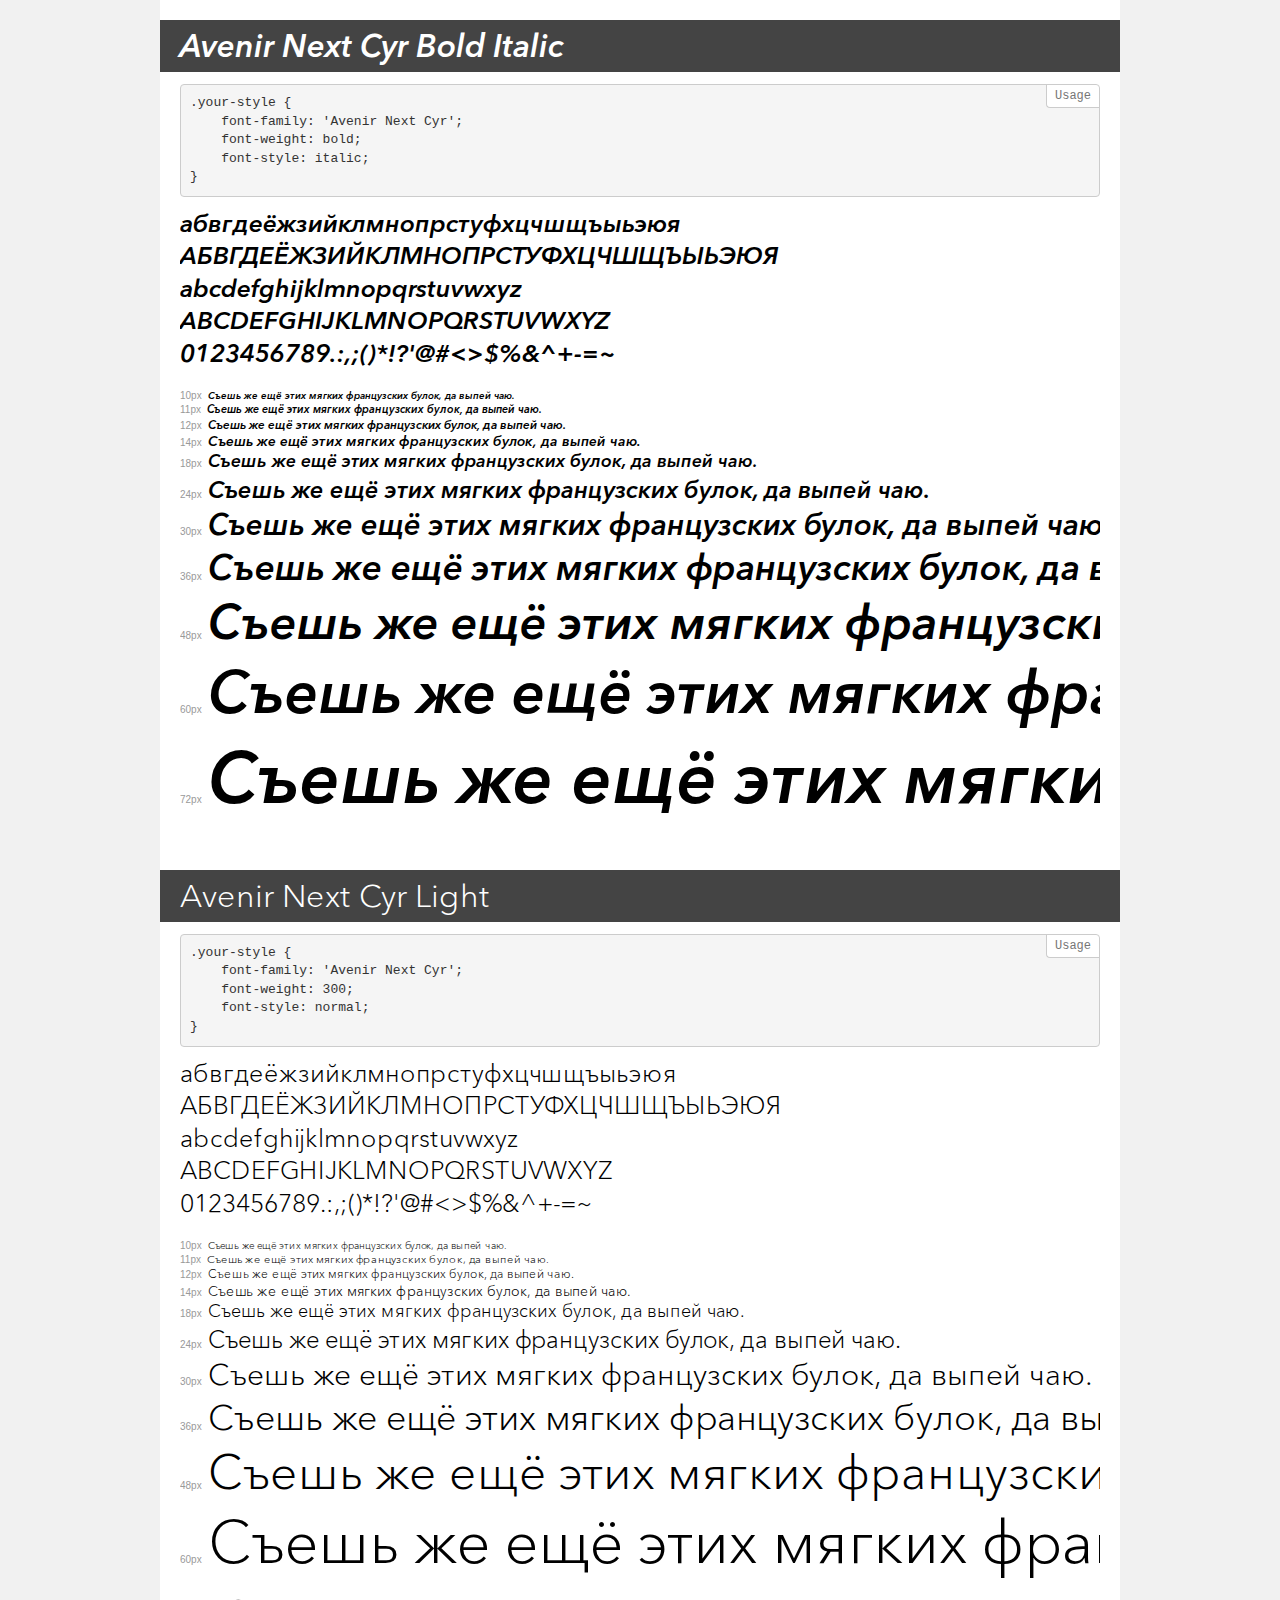
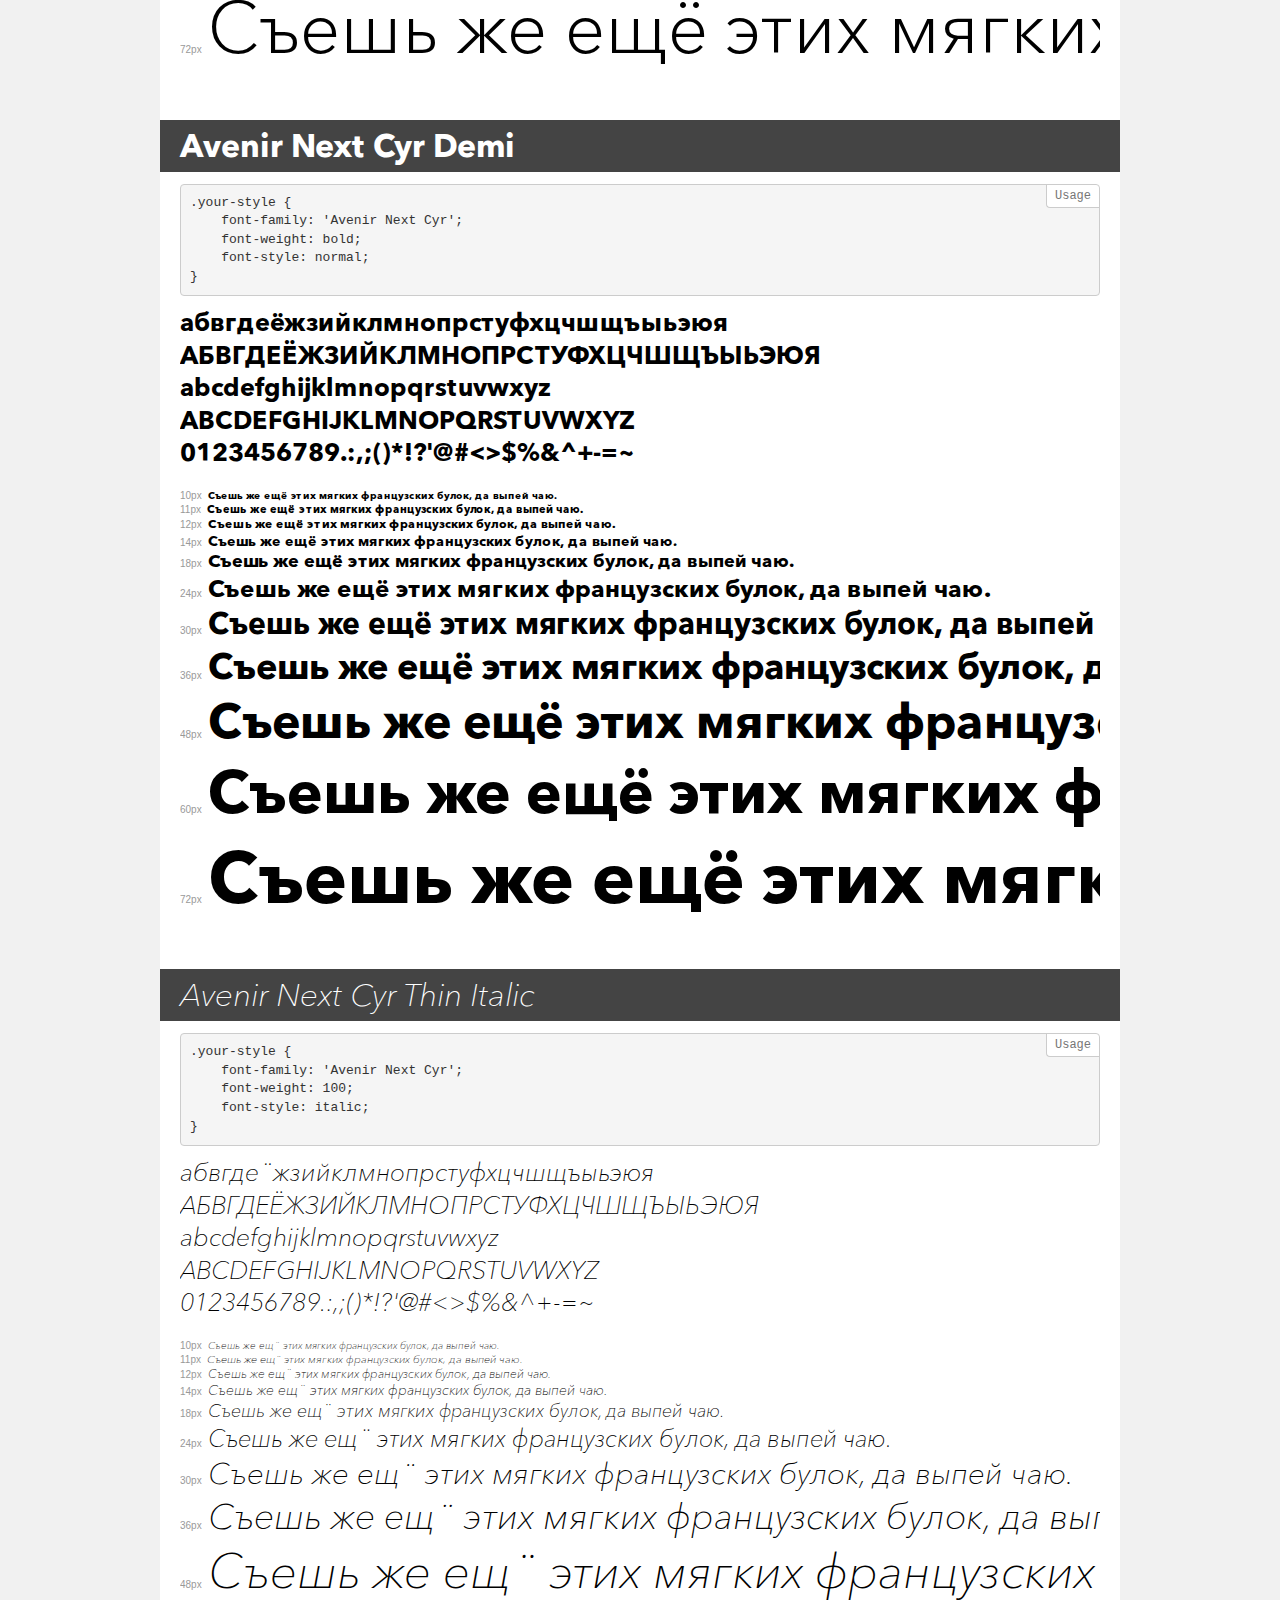
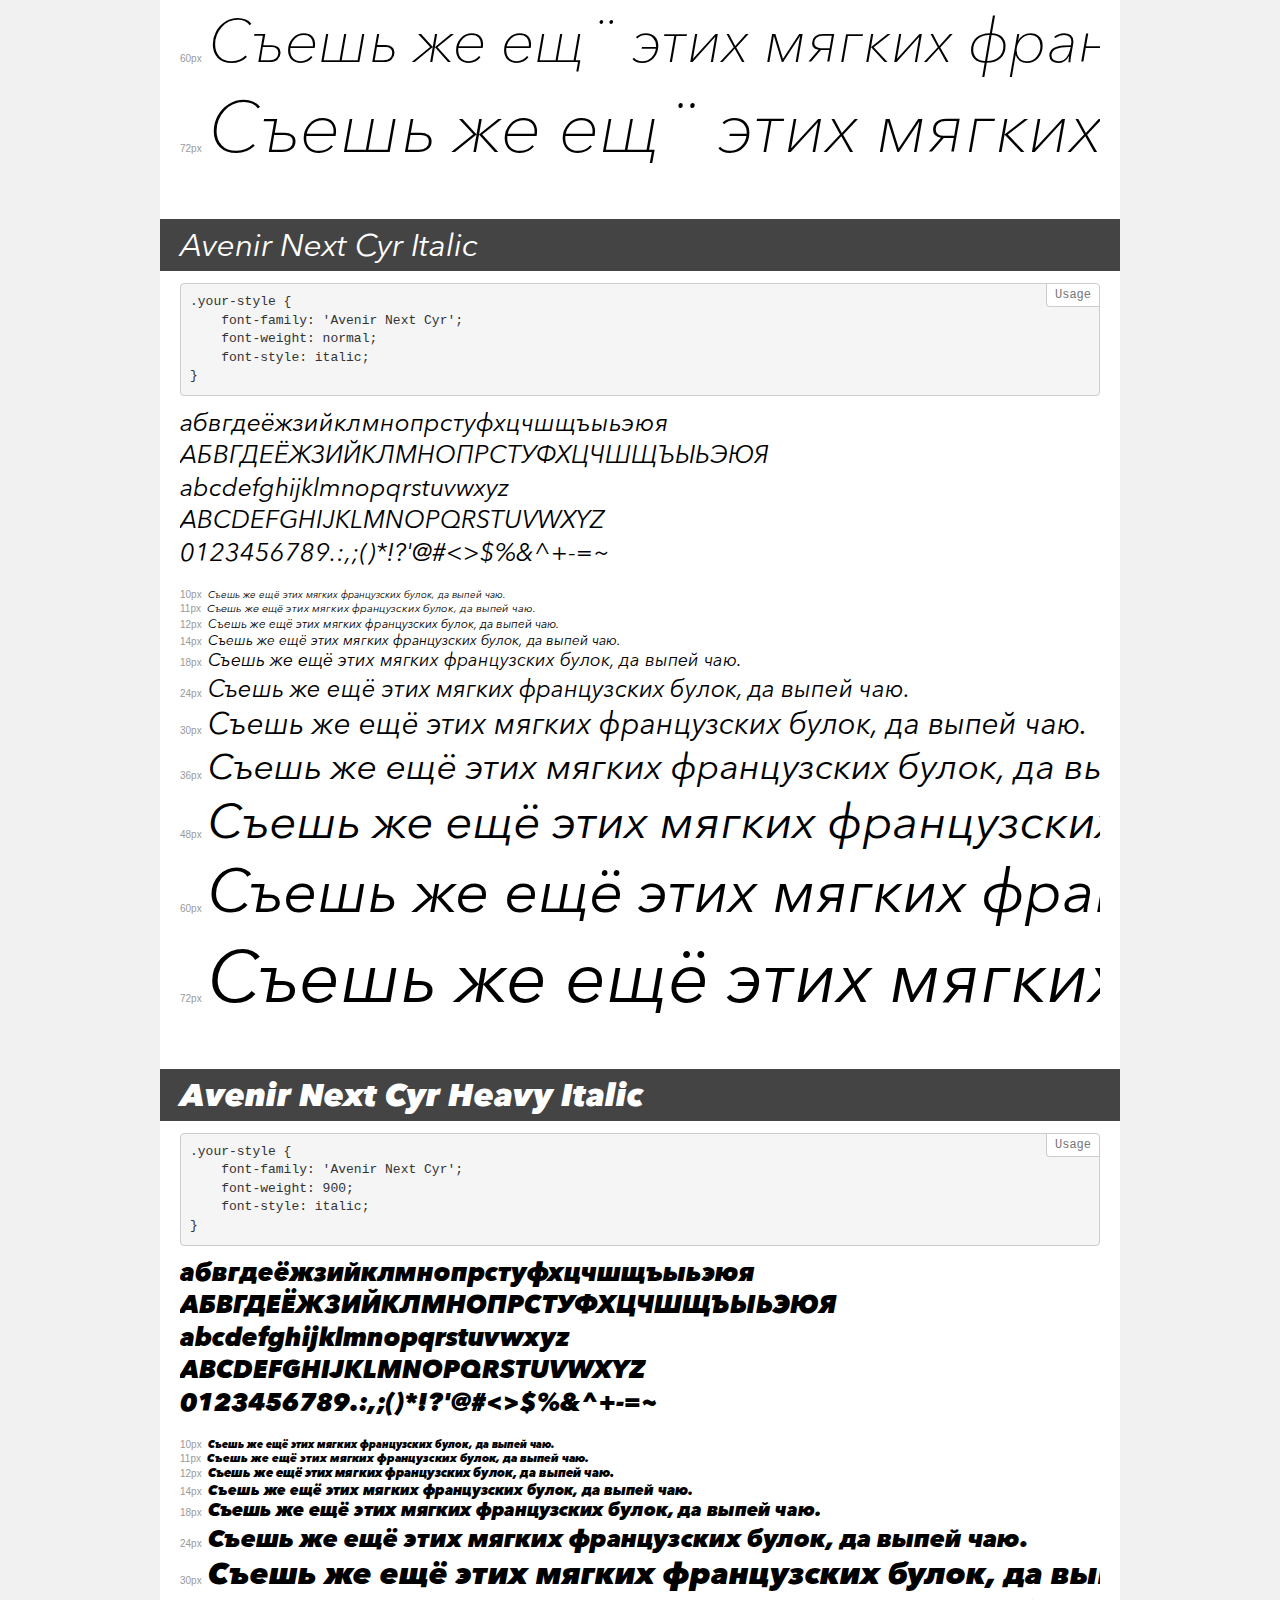
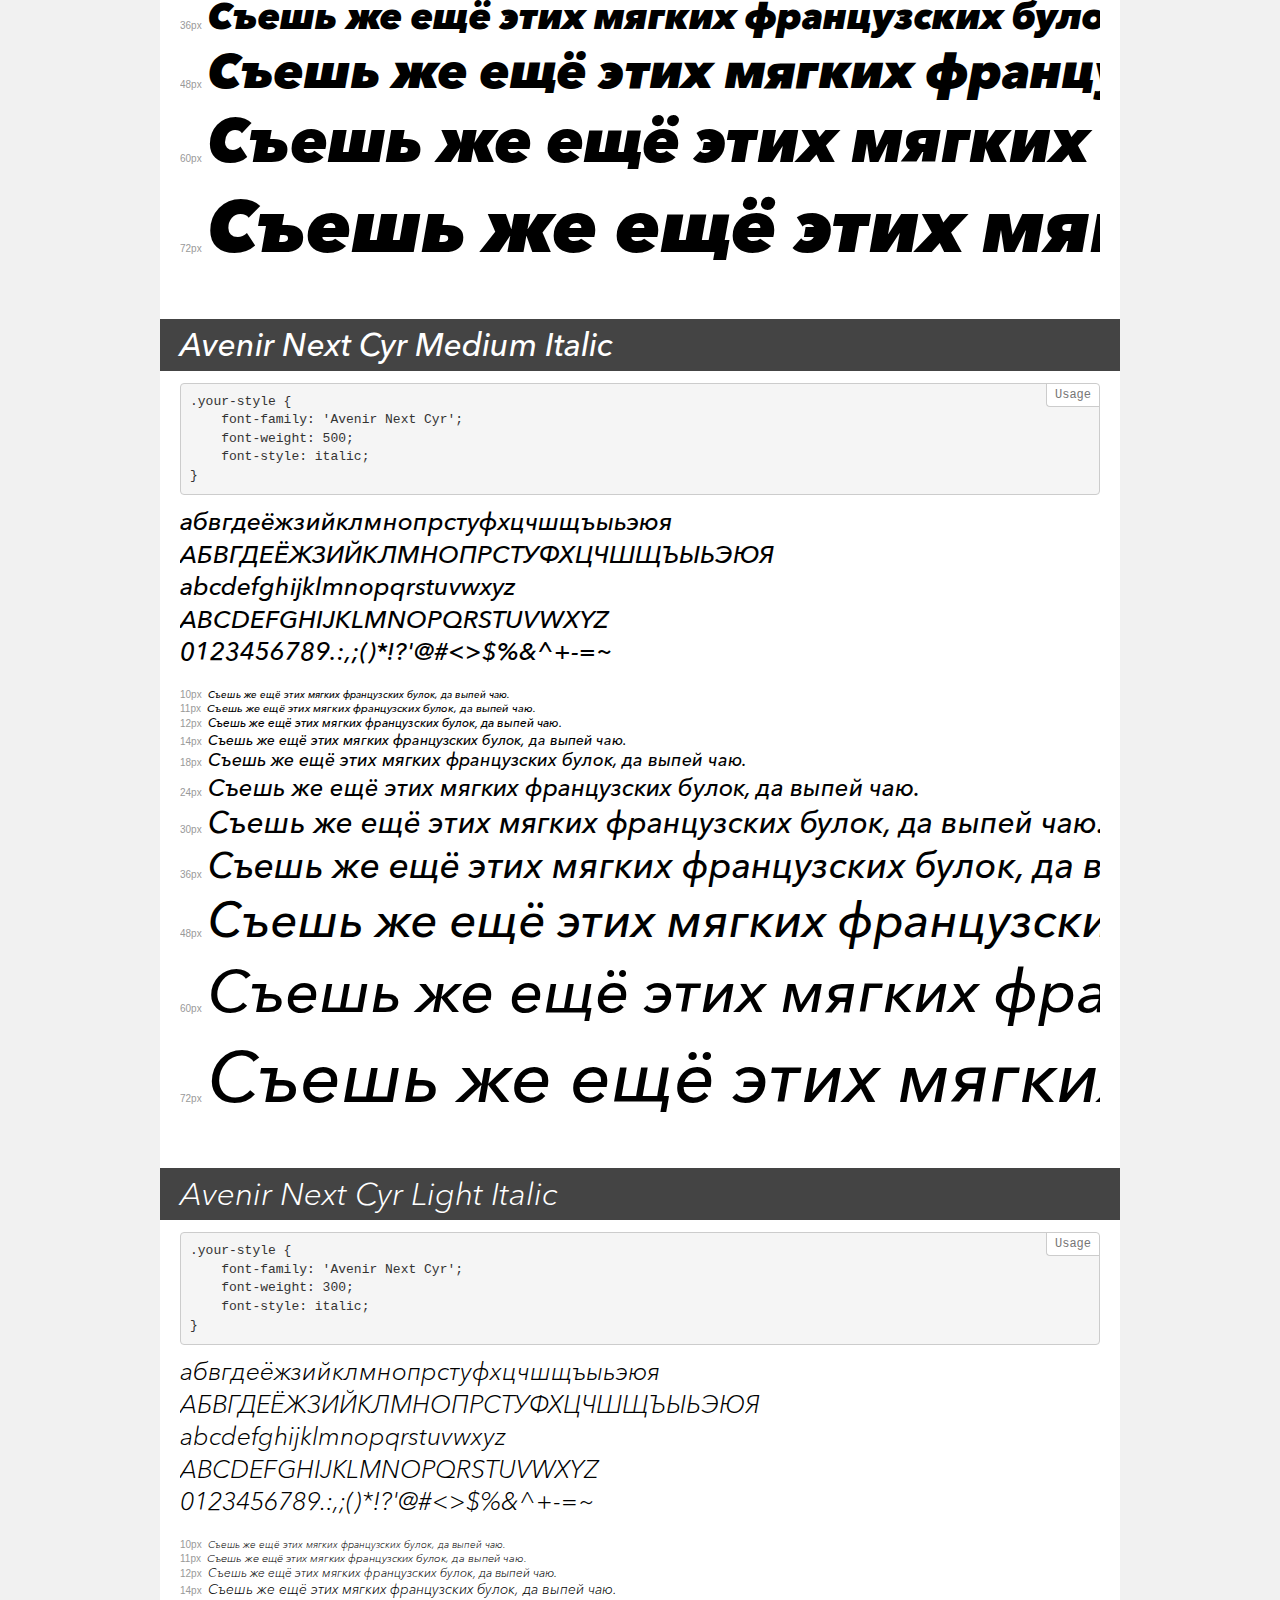
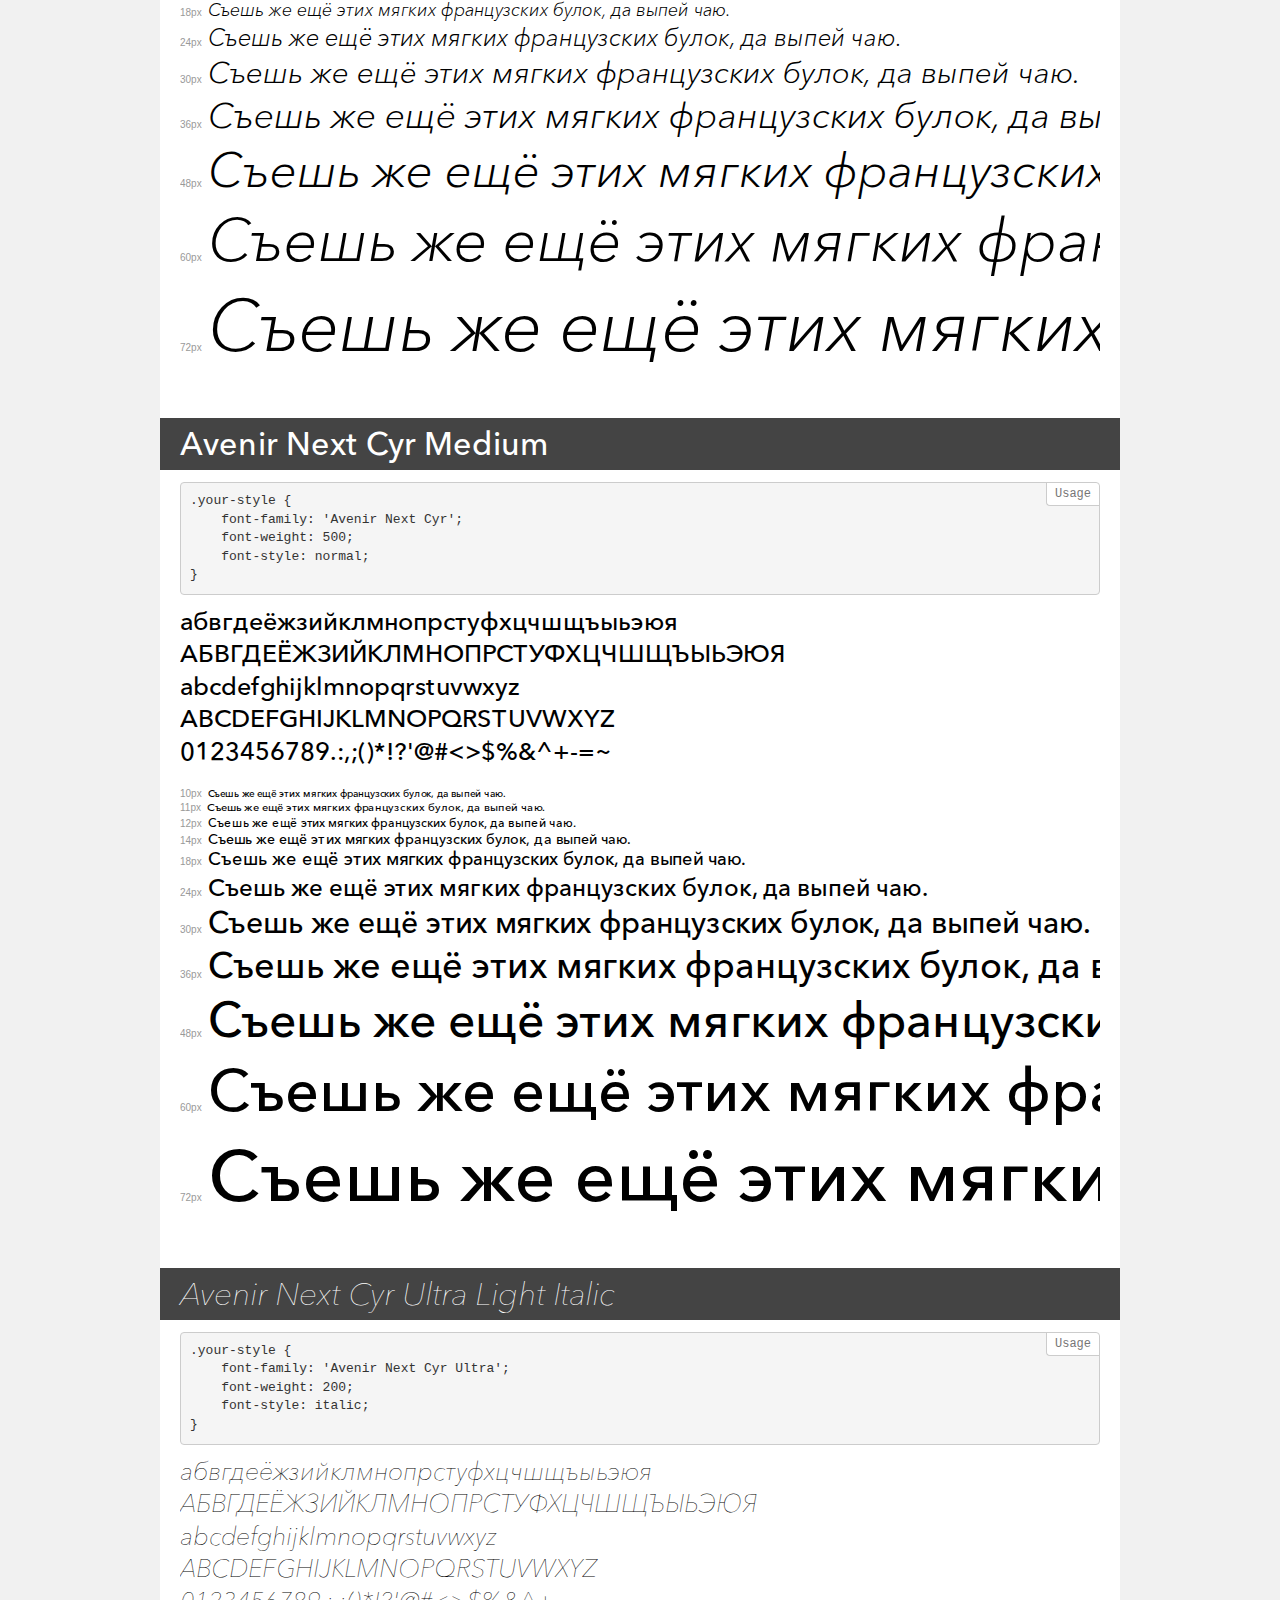
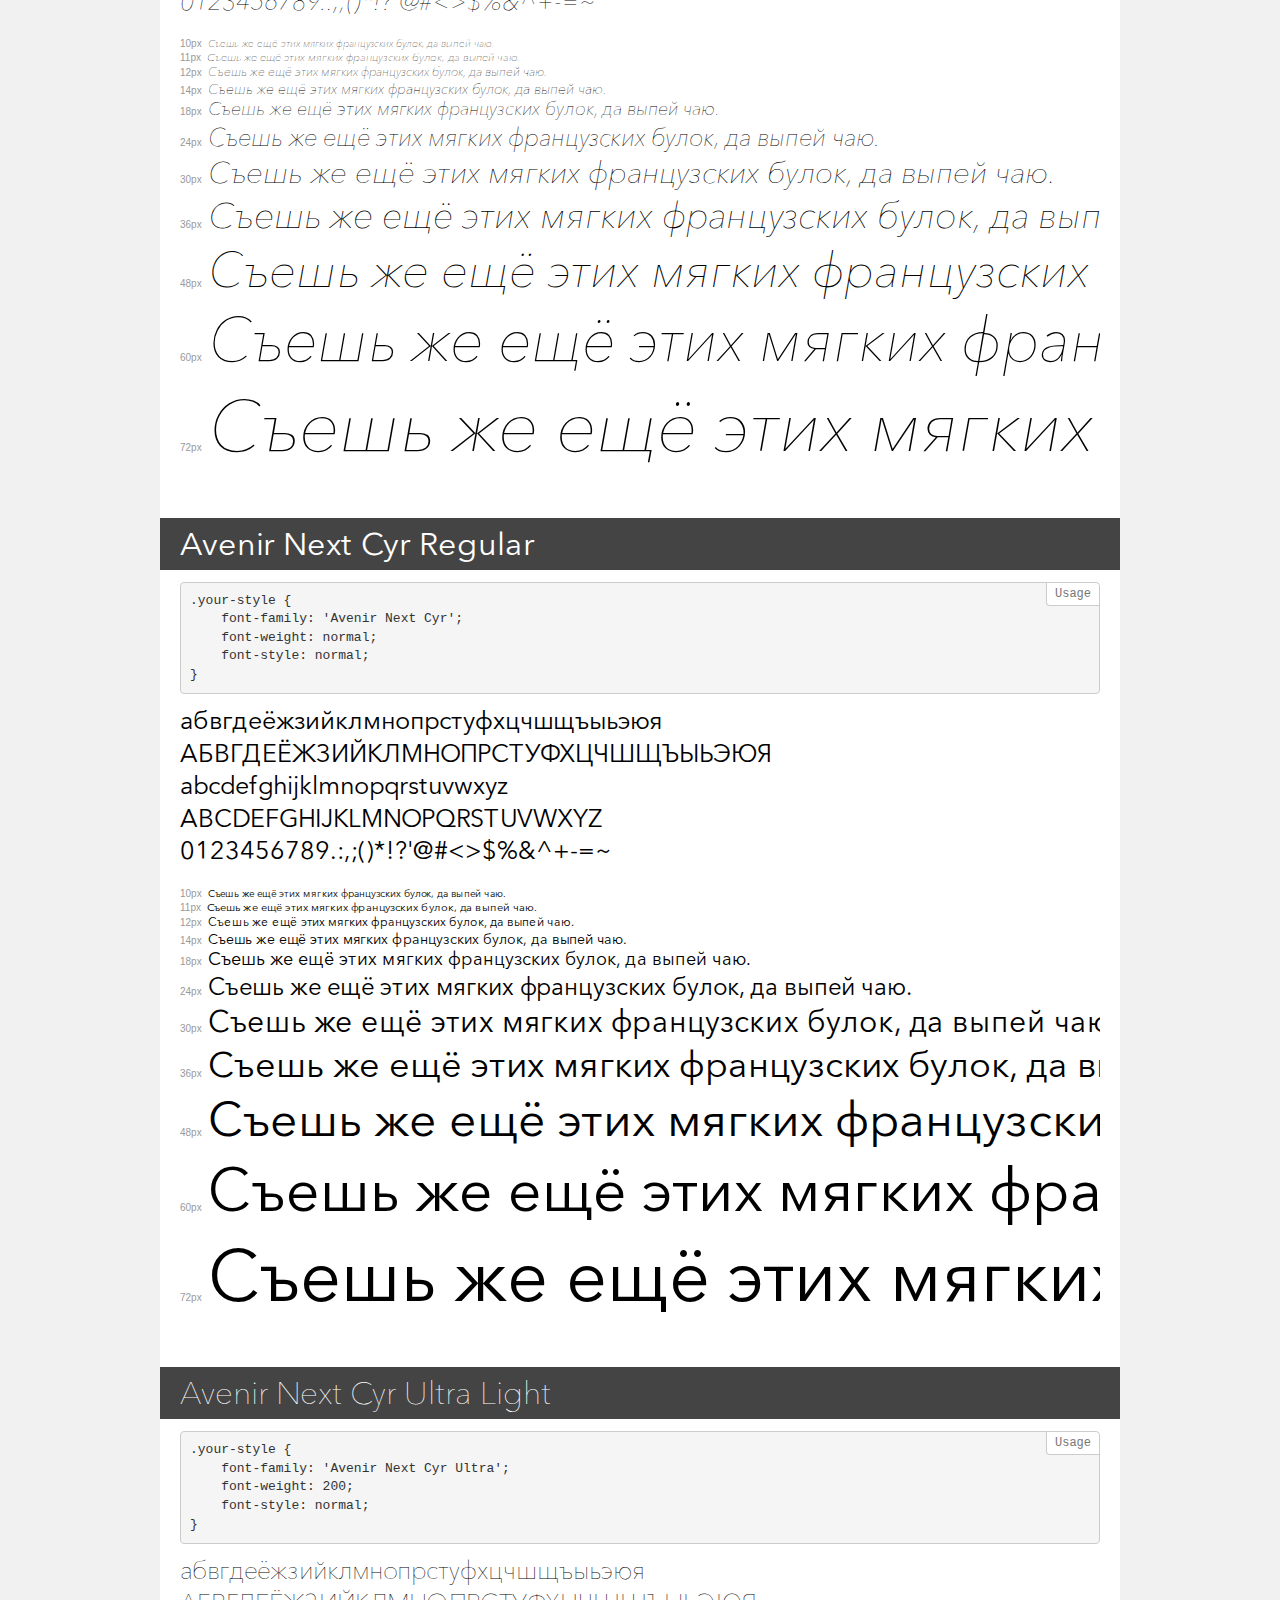
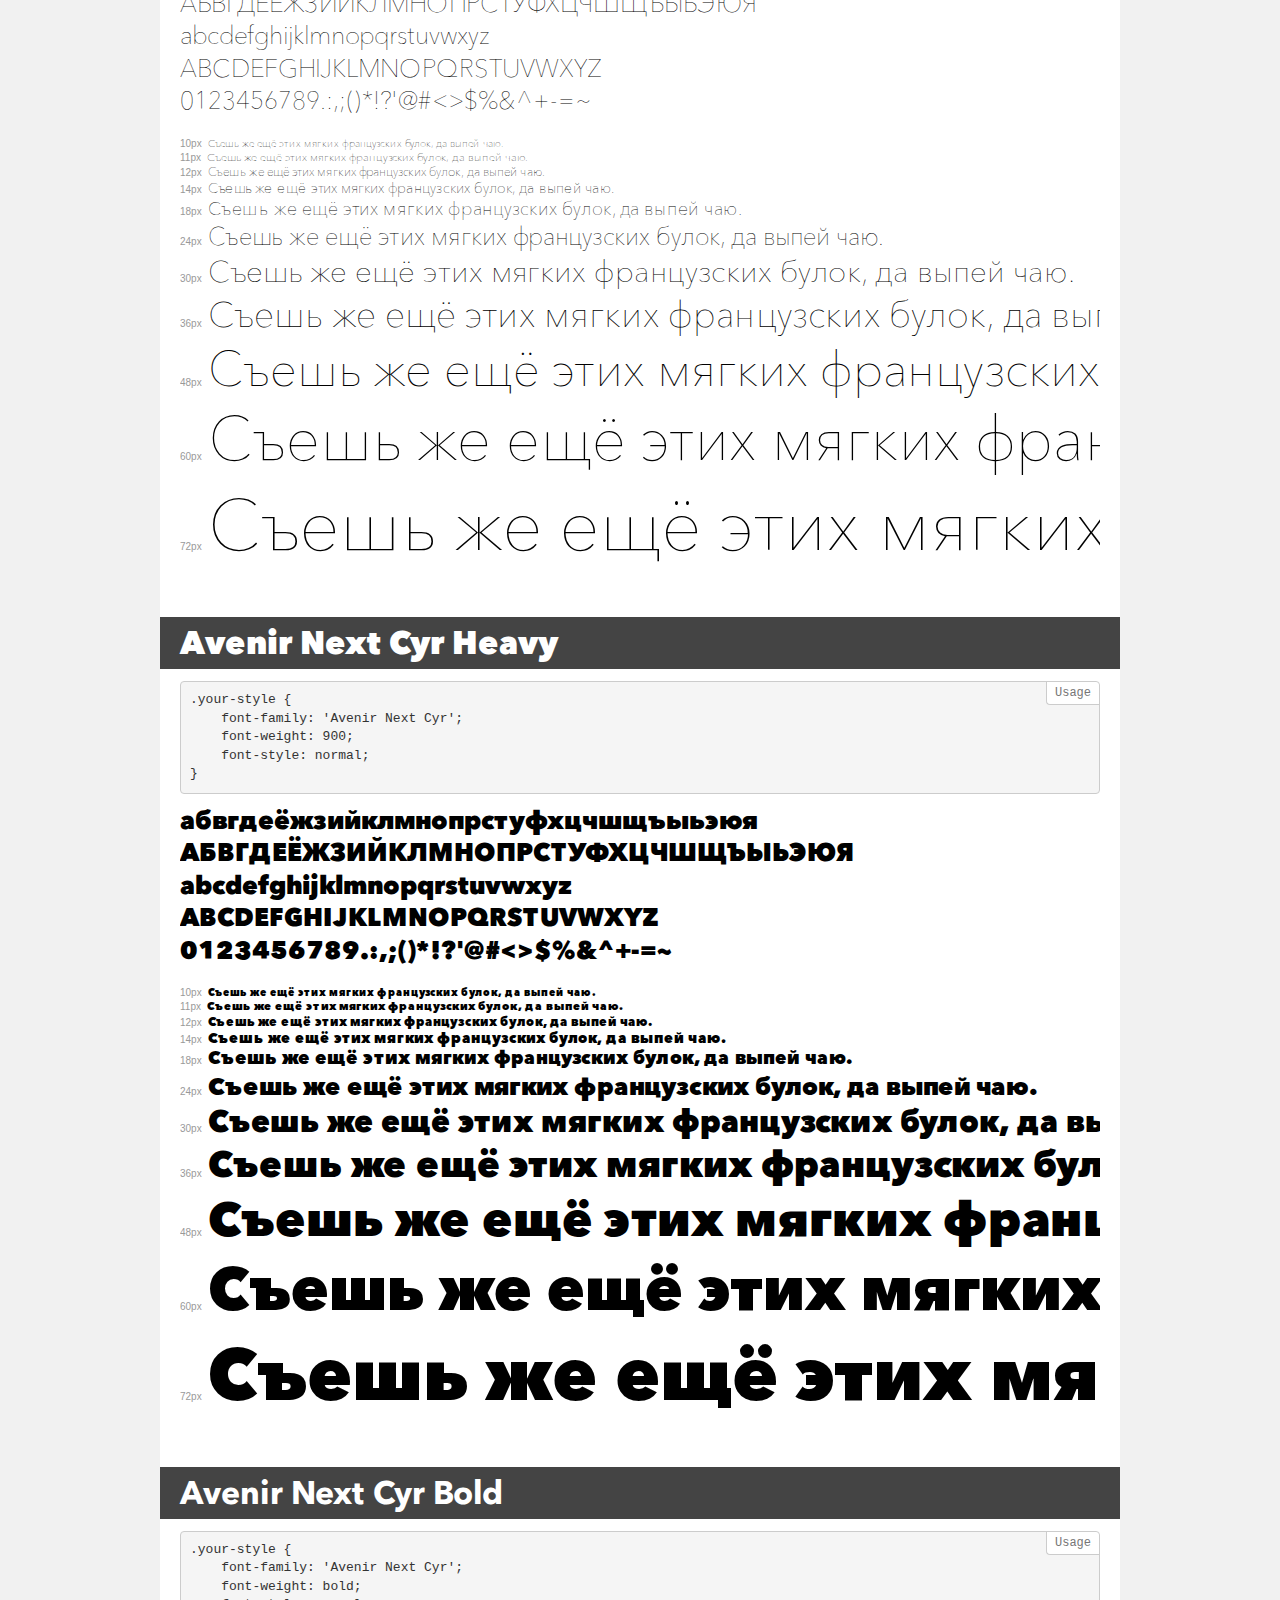
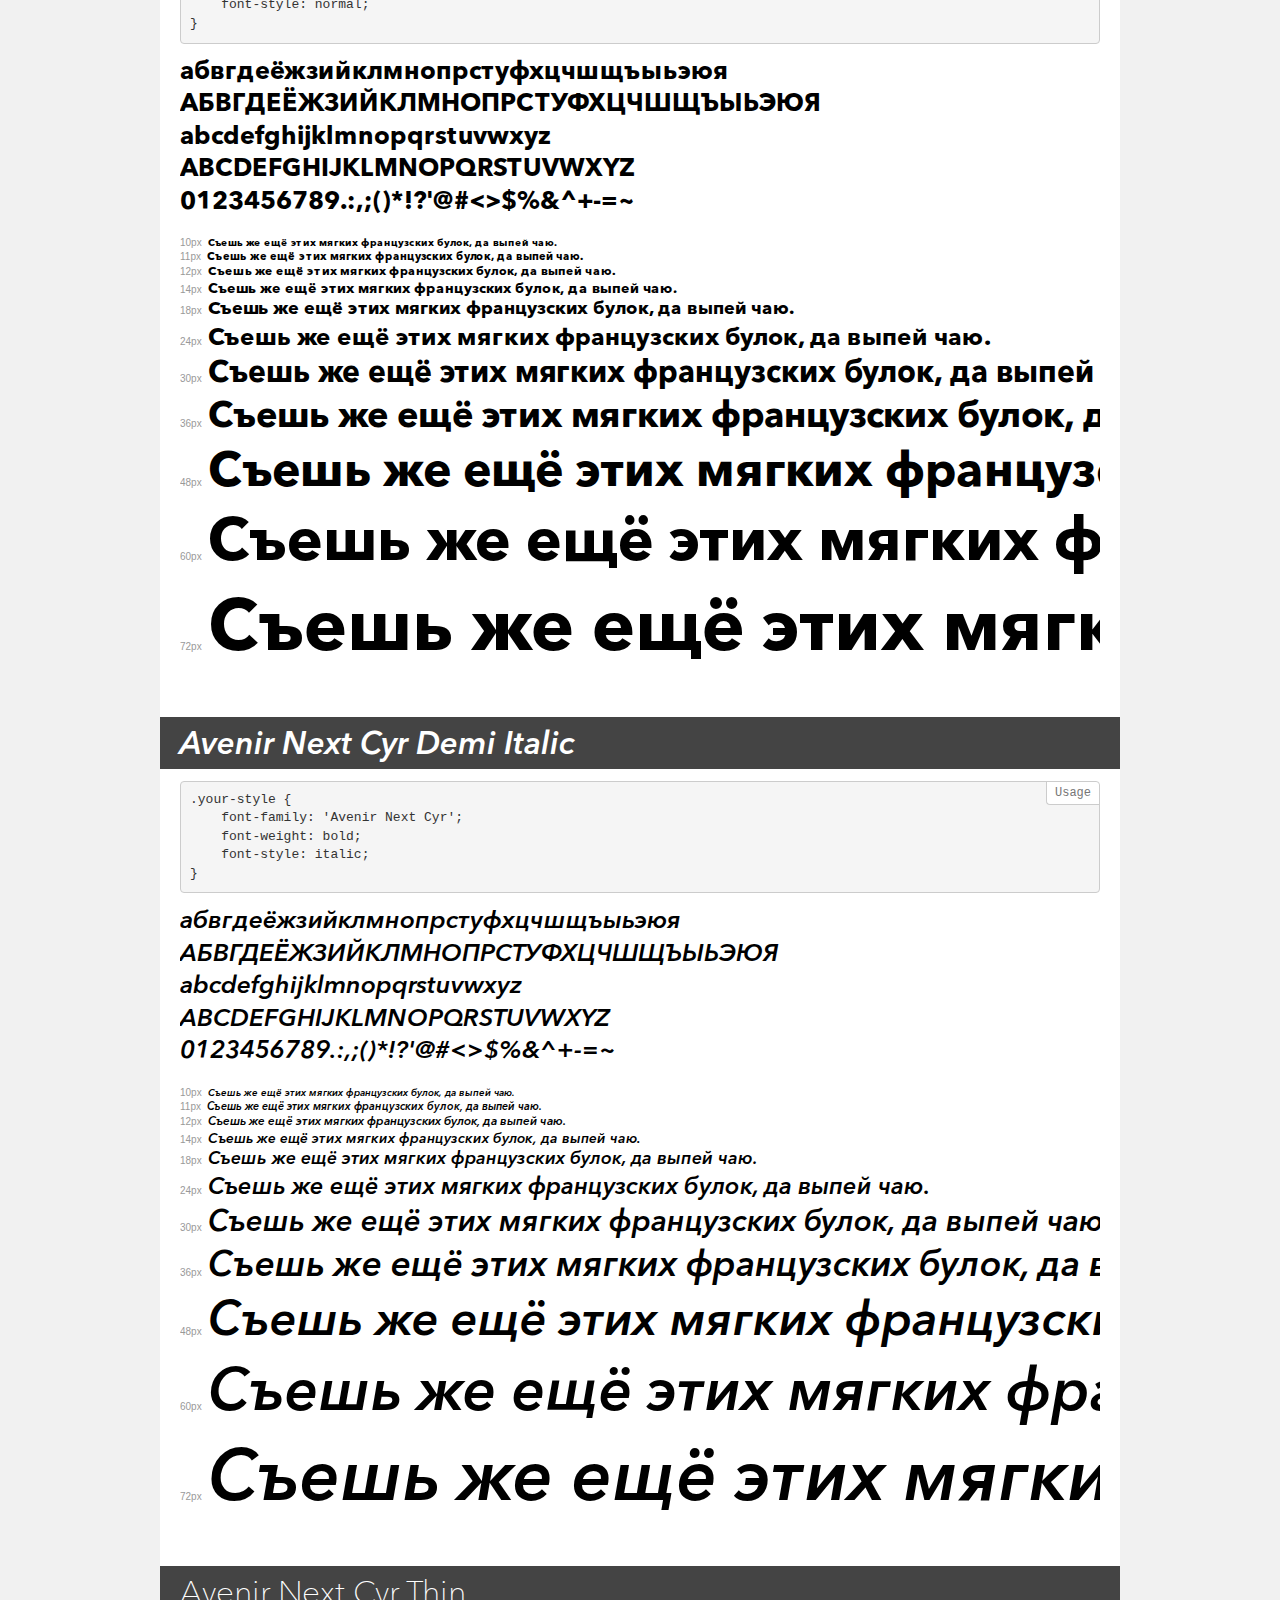
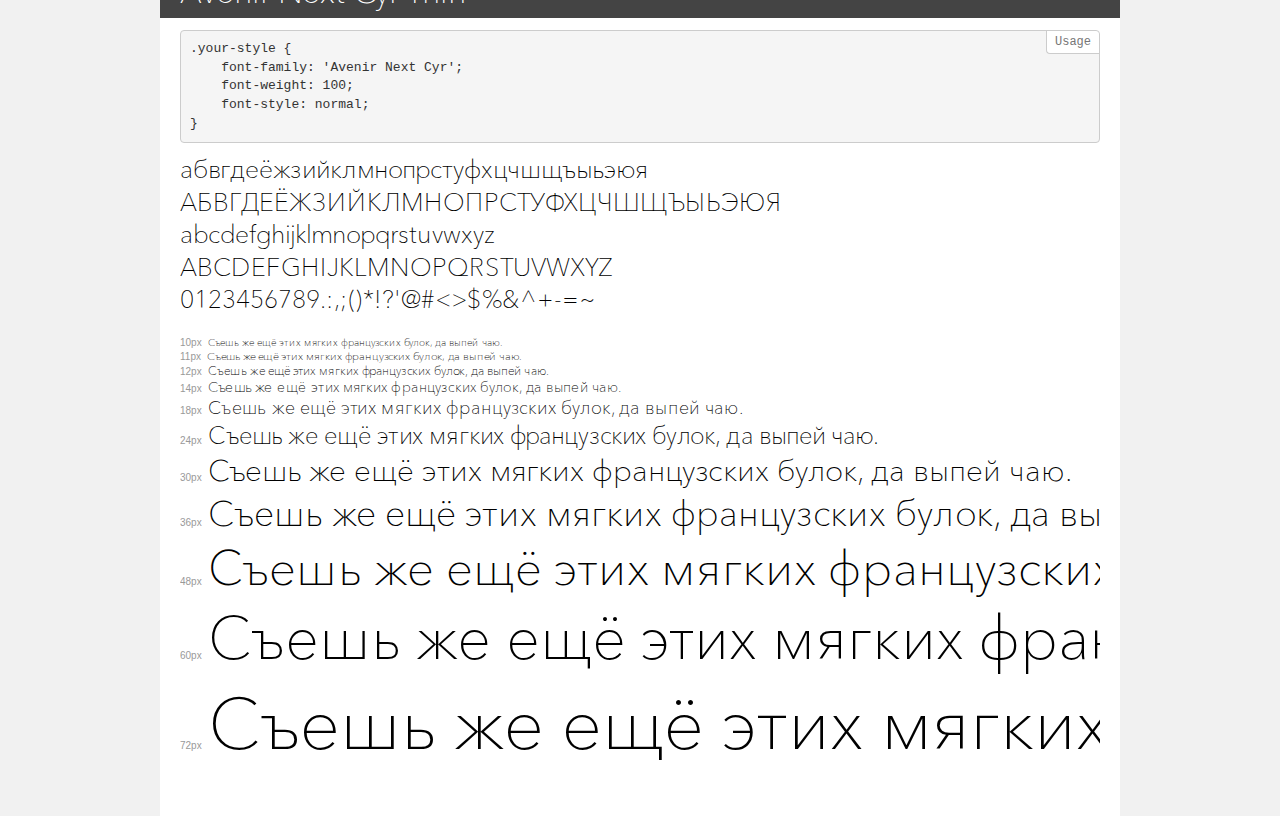
<file: font/demo.html>
<!DOCTYPE html>
<html>
<head>
	<meta charset="utf-8">
	<meta http-equiv="X-UA-Compatible" content="IE=edge">
	<meta name="viewport" content="width=device-width, initial-scale=1">
	<meta name="robots" content="noindex, noarchive">
	<title>Transfonter demo</title>
	<link href="stylesheet.css" rel="stylesheet">
	<style>
		/*
		http://meyerweb.com/eric/tools/css/reset/
		v2.0 | 20110126
		License: none (public domain)
		*/
		html, body, div, span, applet, object, iframe,
		h1, h2, h3, h4, h5, h6, p, blockquote, pre,
		a, abbr, acronym, address, big, cite, code,
		del, dfn, em, img, ins, kbd, q, s, samp,
		small, strike, strong, sub, sup, tt, var,
		b, u, i, center,
		dl, dt, dd, ol, ul, li,
		fieldset, form, label, legend,
		table, caption, tbody, tfoot, thead, tr, th, td,
		article, aside, canvas, details, embed,
		figure, figcaption, footer, header, hgroup,
		menu, nav, output, ruby, section, summary,
		time, mark, audio, video {
			margin: 0;
			padding: 0;
			border: 0;
			font-size: 100%;
			font: inherit;
			vertical-align: baseline;
		}
		/* HTML5 display-role reset for older browsers */
		article, aside, details, figcaption, figure,
		footer, header, hgroup, menu, nav, section {
			display: block;
		}
		body {
			line-height: 1;
		}
		ol, ul {
			list-style: none;
		}
		blockquote, q {
			quotes: none;
		}
		blockquote:before, blockquote:after,
		q:before, q:after {
			content: '';
			content: none;
		}
		table {
			border-collapse: collapse;
			border-spacing: 0;
		}
		/* common styles */
		body {
			background: #f1f1f1;
			color: #000;
		}
		.page {
			background: #fff;
			width: 920px;
			margin: 0 auto;
			padding: 20px 20px 0 20px;
			overflow: hidden;
		}
		.font-container {
			overflow-x: auto;
			overflow-y: hidden;
			margin-bottom: 40px;
			line-height: 1.3;
			white-space: nowrap;
			padding-bottom: 5px;
		}
		h1 {
			position: relative;
			background: #444;
			font-size: 32px;
			color: #fff;
			padding: 10px 20px;
			margin: 0 -20px 12px -20px;
		}
		.letters {
			font-size: 25px;
			margin-bottom: 20px;
		}
		.s10:before {
			content: '10px';
		}
		.s11:before {
			content: '11px';
		}
		.s12:before {
			content: '12px';
		}
		.s14:before {
			content: '14px';
		}
		.s18:before {
			content: '18px';
		}
		.s24:before {
			content: '24px';
		}
		.s30:before {
			content: '30px';
		}
		.s36:before {
			content: '36px';
		}
		.s48:before {
			content: '48px';
		}
		.s60:before {
			content: '60px';
		}
		.s72:before {
			content: '72px';
		}
		.s10:before, .s11:before, .s12:before, .s14:before,
		.s18:before, .s24:before, .s30:before, .s36:before,
		.s48:before, .s60:before, .s72:before {
			font-family: Arial, sans-serif;
			font-size: 10px;
			font-weight: normal;
			font-style: normal;
			color: #999;
			padding-right: 6px;
		}
		pre {
			display: block;
			position: relative;
			padding: 9px;
			margin: 0 0 10px;
			font-family: Monaco, Menlo, Consolas, "Courier New", monospace !important;
			font-size: 13px;
			line-height: 1.428571429;
			color: #333;
			font-weight: normal !important;
			font-style: normal !important;
			background-color: #f5f5f5;
			border: 1px solid #ccc;
			overflow-x: auto;
			border-radius: 4px;
		}
		pre:after {
			display: block;
			position: absolute;
			right: 0;
			top: 0;
			content: 'Usage';
			line-height: 1;
			padding: 5px 8px;
			font-size: 12px;
			color: #767676;
			background-color: #fff;
			border: 1px solid #ccc;
			border-right: none;
			border-top: none;
			border-radius: 0 4px 0 4px;
			z-index: 10;
		}
		/* responsive */
		@media (max-width: 959px) {
			.page {
				width: auto;
				margin: 0;
			}
		}
	</style>
</head>
<body>
<div class="page">
	<div class="demo" style="font-family: 'Avenir Next Cyr'; font-weight: bold; font-style: italic;">
		<h1>Avenir Next Cyr Bold Italic</h1>
		<pre>.your-style {
    font-family: 'Avenir Next Cyr';
    font-weight: bold;
    font-style: italic;
}</pre>
		<div class="font-container">
			<p class="letters">
				абвгдеёжзийклмнопрстуфхцчшщъыьэюя <br />
				АБВГДЕЁЖЗИЙКЛМНОПРСТУФХЦЧШЩЪЫЬЭЮЯ <br />
				abcdefghijklmnopqrstuvwxyz <br />
				ABCDEFGHIJKLMNOPQRSTUVWXYZ <br />				0123456789.:,;()*!?'@#<>$%&^+-=~
			</p>
			<p class="s10" style="font-size: 10px;">Съешь же ещё этих мягких французских булок, да выпей чаю.</p>
			<p class="s11" style="font-size: 11px;">Съешь же ещё этих мягких французских булок, да выпей чаю.</p>
			<p class="s12" style="font-size: 12px;">Съешь же ещё этих мягких французских булок, да выпей чаю.</p>
			<p class="s14" style="font-size: 14px;">Съешь же ещё этих мягких французских булок, да выпей чаю.</p>
			<p class="s18" style="font-size: 18px;">Съешь же ещё этих мягких французских булок, да выпей чаю.</p>
			<p class="s24" style="font-size: 24px;">Съешь же ещё этих мягких французских булок, да выпей чаю.</p>
			<p class="s30" style="font-size: 30px;">Съешь же ещё этих мягких французских булок, да выпей чаю.</p>
			<p class="s36" style="font-size: 36px;">Съешь же ещё этих мягких французских булок, да выпей чаю.</p>
			<p class="s48" style="font-size: 48px;">Съешь же ещё этих мягких французских булок, да выпей чаю.</p>
			<p class="s60" style="font-size: 60px;">Съешь же ещё этих мягких французских булок, да выпей чаю.</p>
			<p class="s72" style="font-size: 72px;">Съешь же ещё этих мягких французских булок, да выпей чаю.</p>
		</div>
	</div>
	<div class="demo" style="font-family: 'Avenir Next Cyr'; font-weight: 300; font-style: normal;">
		<h1>Avenir Next Cyr Light</h1>
		<pre>.your-style {
    font-family: 'Avenir Next Cyr';
    font-weight: 300;
    font-style: normal;
}</pre>
		<div class="font-container">
			<p class="letters">
				абвгдеёжзийклмнопрстуфхцчшщъыьэюя <br />
				АБВГДЕЁЖЗИЙКЛМНОПРСТУФХЦЧШЩЪЫЬЭЮЯ <br />
				abcdefghijklmnopqrstuvwxyz <br />
				ABCDEFGHIJKLMNOPQRSTUVWXYZ <br />				0123456789.:,;()*!?'@#<>$%&^+-=~
			</p>
			<p class="s10" style="font-size: 10px;">Съешь же ещё этих мягких французских булок, да выпей чаю.</p>
			<p class="s11" style="font-size: 11px;">Съешь же ещё этих мягких французских булок, да выпей чаю.</p>
			<p class="s12" style="font-size: 12px;">Съешь же ещё этих мягких французских булок, да выпей чаю.</p>
			<p class="s14" style="font-size: 14px;">Съешь же ещё этих мягких французских булок, да выпей чаю.</p>
			<p class="s18" style="font-size: 18px;">Съешь же ещё этих мягких французских булок, да выпей чаю.</p>
			<p class="s24" style="font-size: 24px;">Съешь же ещё этих мягких французских булок, да выпей чаю.</p>
			<p class="s30" style="font-size: 30px;">Съешь же ещё этих мягких французских булок, да выпей чаю.</p>
			<p class="s36" style="font-size: 36px;">Съешь же ещё этих мягких французских булок, да выпей чаю.</p>
			<p class="s48" style="font-size: 48px;">Съешь же ещё этих мягких французских булок, да выпей чаю.</p>
			<p class="s60" style="font-size: 60px;">Съешь же ещё этих мягких французских булок, да выпей чаю.</p>
			<p class="s72" style="font-size: 72px;">Съешь же ещё этих мягких французских булок, да выпей чаю.</p>
		</div>
	</div>
	<div class="demo" style="font-family: 'Avenir Next Cyr'; font-weight: bold; font-style: normal;">
		<h1>Avenir Next Cyr Demi</h1>
		<pre>.your-style {
    font-family: 'Avenir Next Cyr';
    font-weight: bold;
    font-style: normal;
}</pre>
		<div class="font-container">
			<p class="letters">
				абвгдеёжзийклмнопрстуфхцчшщъыьэюя <br />
				АБВГДЕЁЖЗИЙКЛМНОПРСТУФХЦЧШЩЪЫЬЭЮЯ <br />
				abcdefghijklmnopqrstuvwxyz <br />
				ABCDEFGHIJKLMNOPQRSTUVWXYZ <br />				0123456789.:,;()*!?'@#<>$%&^+-=~
			</p>
			<p class="s10" style="font-size: 10px;">Съешь же ещё этих мягких французских булок, да выпей чаю.</p>
			<p class="s11" style="font-size: 11px;">Съешь же ещё этих мягких французских булок, да выпей чаю.</p>
			<p class="s12" style="font-size: 12px;">Съешь же ещё этих мягких французских булок, да выпей чаю.</p>
			<p class="s14" style="font-size: 14px;">Съешь же ещё этих мягких французских булок, да выпей чаю.</p>
			<p class="s18" style="font-size: 18px;">Съешь же ещё этих мягких французских булок, да выпей чаю.</p>
			<p class="s24" style="font-size: 24px;">Съешь же ещё этих мягких французских булок, да выпей чаю.</p>
			<p class="s30" style="font-size: 30px;">Съешь же ещё этих мягких французских булок, да выпей чаю.</p>
			<p class="s36" style="font-size: 36px;">Съешь же ещё этих мягких французских булок, да выпей чаю.</p>
			<p class="s48" style="font-size: 48px;">Съешь же ещё этих мягких французских булок, да выпей чаю.</p>
			<p class="s60" style="font-size: 60px;">Съешь же ещё этих мягких французских булок, да выпей чаю.</p>
			<p class="s72" style="font-size: 72px;">Съешь же ещё этих мягких французских булок, да выпей чаю.</p>
		</div>
	</div>
	<div class="demo" style="font-family: 'Avenir Next Cyr'; font-weight: 100; font-style: italic;">
		<h1>Avenir Next Cyr Thin Italic</h1>
		<pre>.your-style {
    font-family: 'Avenir Next Cyr';
    font-weight: 100;
    font-style: italic;
}</pre>
		<div class="font-container">
			<p class="letters">
				абвгдеёжзийклмнопрстуфхцчшщъыьэюя <br />
				АБВГДЕЁЖЗИЙКЛМНОПРСТУФХЦЧШЩЪЫЬЭЮЯ <br />
				abcdefghijklmnopqrstuvwxyz <br />
				ABCDEFGHIJKLMNOPQRSTUVWXYZ <br />				0123456789.:,;()*!?'@#<>$%&^+-=~
			</p>
			<p class="s10" style="font-size: 10px;">Съешь же ещё этих мягких французских булок, да выпей чаю.</p>
			<p class="s11" style="font-size: 11px;">Съешь же ещё этих мягких французских булок, да выпей чаю.</p>
			<p class="s12" style="font-size: 12px;">Съешь же ещё этих мягких французских булок, да выпей чаю.</p>
			<p class="s14" style="font-size: 14px;">Съешь же ещё этих мягких французских булок, да выпей чаю.</p>
			<p class="s18" style="font-size: 18px;">Съешь же ещё этих мягких французских булок, да выпей чаю.</p>
			<p class="s24" style="font-size: 24px;">Съешь же ещё этих мягких французских булок, да выпей чаю.</p>
			<p class="s30" style="font-size: 30px;">Съешь же ещё этих мягких французских булок, да выпей чаю.</p>
			<p class="s36" style="font-size: 36px;">Съешь же ещё этих мягких французских булок, да выпей чаю.</p>
			<p class="s48" style="font-size: 48px;">Съешь же ещё этих мягких французских булок, да выпей чаю.</p>
			<p class="s60" style="font-size: 60px;">Съешь же ещё этих мягких французских булок, да выпей чаю.</p>
			<p class="s72" style="font-size: 72px;">Съешь же ещё этих мягких французских булок, да выпей чаю.</p>
		</div>
	</div>
	<div class="demo" style="font-family: 'Avenir Next Cyr'; font-weight: normal; font-style: italic;">
		<h1>Avenir Next Cyr Italic</h1>
		<pre>.your-style {
    font-family: 'Avenir Next Cyr';
    font-weight: normal;
    font-style: italic;
}</pre>
		<div class="font-container">
			<p class="letters">
				абвгдеёжзийклмнопрстуфхцчшщъыьэюя <br />
				АБВГДЕЁЖЗИЙКЛМНОПРСТУФХЦЧШЩЪЫЬЭЮЯ <br />
				abcdefghijklmnopqrstuvwxyz <br />
				ABCDEFGHIJKLMNOPQRSTUVWXYZ <br />				0123456789.:,;()*!?'@#<>$%&^+-=~
			</p>
			<p class="s10" style="font-size: 10px;">Съешь же ещё этих мягких французских булок, да выпей чаю.</p>
			<p class="s11" style="font-size: 11px;">Съешь же ещё этих мягких французских булок, да выпей чаю.</p>
			<p class="s12" style="font-size: 12px;">Съешь же ещё этих мягких французских булок, да выпей чаю.</p>
			<p class="s14" style="font-size: 14px;">Съешь же ещё этих мягких французских булок, да выпей чаю.</p>
			<p class="s18" style="font-size: 18px;">Съешь же ещё этих мягких французских булок, да выпей чаю.</p>
			<p class="s24" style="font-size: 24px;">Съешь же ещё этих мягких французских булок, да выпей чаю.</p>
			<p class="s30" style="font-size: 30px;">Съешь же ещё этих мягких французских булок, да выпей чаю.</p>
			<p class="s36" style="font-size: 36px;">Съешь же ещё этих мягких французских булок, да выпей чаю.</p>
			<p class="s48" style="font-size: 48px;">Съешь же ещё этих мягких французских булок, да выпей чаю.</p>
			<p class="s60" style="font-size: 60px;">Съешь же ещё этих мягких французских булок, да выпей чаю.</p>
			<p class="s72" style="font-size: 72px;">Съешь же ещё этих мягких французских булок, да выпей чаю.</p>
		</div>
	</div>
	<div class="demo" style="font-family: 'Avenir Next Cyr'; font-weight: 900; font-style: italic;">
		<h1>Avenir Next Cyr Heavy Italic</h1>
		<pre>.your-style {
    font-family: 'Avenir Next Cyr';
    font-weight: 900;
    font-style: italic;
}</pre>
		<div class="font-container">
			<p class="letters">
				абвгдеёжзийклмнопрстуфхцчшщъыьэюя <br />
				АБВГДЕЁЖЗИЙКЛМНОПРСТУФХЦЧШЩЪЫЬЭЮЯ <br />
				abcdefghijklmnopqrstuvwxyz <br />
				ABCDEFGHIJKLMNOPQRSTUVWXYZ <br />				0123456789.:,;()*!?'@#<>$%&^+-=~
			</p>
			<p class="s10" style="font-size: 10px;">Съешь же ещё этих мягких французских булок, да выпей чаю.</p>
			<p class="s11" style="font-size: 11px;">Съешь же ещё этих мягких французских булок, да выпей чаю.</p>
			<p class="s12" style="font-size: 12px;">Съешь же ещё этих мягких французских булок, да выпей чаю.</p>
			<p class="s14" style="font-size: 14px;">Съешь же ещё этих мягких французских булок, да выпей чаю.</p>
			<p class="s18" style="font-size: 18px;">Съешь же ещё этих мягких французских булок, да выпей чаю.</p>
			<p class="s24" style="font-size: 24px;">Съешь же ещё этих мягких французских булок, да выпей чаю.</p>
			<p class="s30" style="font-size: 30px;">Съешь же ещё этих мягких французских булок, да выпей чаю.</p>
			<p class="s36" style="font-size: 36px;">Съешь же ещё этих мягких французских булок, да выпей чаю.</p>
			<p class="s48" style="font-size: 48px;">Съешь же ещё этих мягких французских булок, да выпей чаю.</p>
			<p class="s60" style="font-size: 60px;">Съешь же ещё этих мягких французских булок, да выпей чаю.</p>
			<p class="s72" style="font-size: 72px;">Съешь же ещё этих мягких французских булок, да выпей чаю.</p>
		</div>
	</div>
	<div class="demo" style="font-family: 'Avenir Next Cyr'; font-weight: 500; font-style: italic;">
		<h1>Avenir Next Cyr Medium Italic</h1>
		<pre>.your-style {
    font-family: 'Avenir Next Cyr';
    font-weight: 500;
    font-style: italic;
}</pre>
		<div class="font-container">
			<p class="letters">
				абвгдеёжзийклмнопрстуфхцчшщъыьэюя <br />
				АБВГДЕЁЖЗИЙКЛМНОПРСТУФХЦЧШЩЪЫЬЭЮЯ <br />
				abcdefghijklmnopqrstuvwxyz <br />
				ABCDEFGHIJKLMNOPQRSTUVWXYZ <br />				0123456789.:,;()*!?'@#<>$%&^+-=~
			</p>
			<p class="s10" style="font-size: 10px;">Съешь же ещё этих мягких французских булок, да выпей чаю.</p>
			<p class="s11" style="font-size: 11px;">Съешь же ещё этих мягких французских булок, да выпей чаю.</p>
			<p class="s12" style="font-size: 12px;">Съешь же ещё этих мягких французских булок, да выпей чаю.</p>
			<p class="s14" style="font-size: 14px;">Съешь же ещё этих мягких французских булок, да выпей чаю.</p>
			<p class="s18" style="font-size: 18px;">Съешь же ещё этих мягких французских булок, да выпей чаю.</p>
			<p class="s24" style="font-size: 24px;">Съешь же ещё этих мягких французских булок, да выпей чаю.</p>
			<p class="s30" style="font-size: 30px;">Съешь же ещё этих мягких французских булок, да выпей чаю.</p>
			<p class="s36" style="font-size: 36px;">Съешь же ещё этих мягких французских булок, да выпей чаю.</p>
			<p class="s48" style="font-size: 48px;">Съешь же ещё этих мягких французских булок, да выпей чаю.</p>
			<p class="s60" style="font-size: 60px;">Съешь же ещё этих мягких французских булок, да выпей чаю.</p>
			<p class="s72" style="font-size: 72px;">Съешь же ещё этих мягких французских булок, да выпей чаю.</p>
		</div>
	</div>
	<div class="demo" style="font-family: 'Avenir Next Cyr'; font-weight: 300; font-style: italic;">
		<h1>Avenir Next Cyr Light Italic</h1>
		<pre>.your-style {
    font-family: 'Avenir Next Cyr';
    font-weight: 300;
    font-style: italic;
}</pre>
		<div class="font-container">
			<p class="letters">
				абвгдеёжзийклмнопрстуфхцчшщъыьэюя <br />
				АБВГДЕЁЖЗИЙКЛМНОПРСТУФХЦЧШЩЪЫЬЭЮЯ <br />
				abcdefghijklmnopqrstuvwxyz <br />
				ABCDEFGHIJKLMNOPQRSTUVWXYZ <br />				0123456789.:,;()*!?'@#<>$%&^+-=~
			</p>
			<p class="s10" style="font-size: 10px;">Съешь же ещё этих мягких французских булок, да выпей чаю.</p>
			<p class="s11" style="font-size: 11px;">Съешь же ещё этих мягких французских булок, да выпей чаю.</p>
			<p class="s12" style="font-size: 12px;">Съешь же ещё этих мягких французских булок, да выпей чаю.</p>
			<p class="s14" style="font-size: 14px;">Съешь же ещё этих мягких французских булок, да выпей чаю.</p>
			<p class="s18" style="font-size: 18px;">Съешь же ещё этих мягких французских булок, да выпей чаю.</p>
			<p class="s24" style="font-size: 24px;">Съешь же ещё этих мягких французских булок, да выпей чаю.</p>
			<p class="s30" style="font-size: 30px;">Съешь же ещё этих мягких французских булок, да выпей чаю.</p>
			<p class="s36" style="font-size: 36px;">Съешь же ещё этих мягких французских булок, да выпей чаю.</p>
			<p class="s48" style="font-size: 48px;">Съешь же ещё этих мягких французских булок, да выпей чаю.</p>
			<p class="s60" style="font-size: 60px;">Съешь же ещё этих мягких французских булок, да выпей чаю.</p>
			<p class="s72" style="font-size: 72px;">Съешь же ещё этих мягких французских булок, да выпей чаю.</p>
		</div>
	</div>
	<div class="demo" style="font-family: 'Avenir Next Cyr'; font-weight: 500; font-style: normal;">
		<h1>Avenir Next Cyr Medium</h1>
		<pre>.your-style {
    font-family: 'Avenir Next Cyr';
    font-weight: 500;
    font-style: normal;
}</pre>
		<div class="font-container">
			<p class="letters">
				абвгдеёжзийклмнопрстуфхцчшщъыьэюя <br />
				АБВГДЕЁЖЗИЙКЛМНОПРСТУФХЦЧШЩЪЫЬЭЮЯ <br />
				abcdefghijklmnopqrstuvwxyz <br />
				ABCDEFGHIJKLMNOPQRSTUVWXYZ <br />				0123456789.:,;()*!?'@#<>$%&^+-=~
			</p>
			<p class="s10" style="font-size: 10px;">Съешь же ещё этих мягких французских булок, да выпей чаю.</p>
			<p class="s11" style="font-size: 11px;">Съешь же ещё этих мягких французских булок, да выпей чаю.</p>
			<p class="s12" style="font-size: 12px;">Съешь же ещё этих мягких французских булок, да выпей чаю.</p>
			<p class="s14" style="font-size: 14px;">Съешь же ещё этих мягких французских булок, да выпей чаю.</p>
			<p class="s18" style="font-size: 18px;">Съешь же ещё этих мягких французских булок, да выпей чаю.</p>
			<p class="s24" style="font-size: 24px;">Съешь же ещё этих мягких французских булок, да выпей чаю.</p>
			<p class="s30" style="font-size: 30px;">Съешь же ещё этих мягких французских булок, да выпей чаю.</p>
			<p class="s36" style="font-size: 36px;">Съешь же ещё этих мягких французских булок, да выпей чаю.</p>
			<p class="s48" style="font-size: 48px;">Съешь же ещё этих мягких французских булок, да выпей чаю.</p>
			<p class="s60" style="font-size: 60px;">Съешь же ещё этих мягких французских булок, да выпей чаю.</p>
			<p class="s72" style="font-size: 72px;">Съешь же ещё этих мягких французских булок, да выпей чаю.</p>
		</div>
	</div>
	<div class="demo" style="font-family: 'Avenir Next Cyr Ultra'; font-weight: 200; font-style: italic;">
		<h1>Avenir Next Cyr Ultra Light Italic</h1>
		<pre>.your-style {
    font-family: 'Avenir Next Cyr Ultra';
    font-weight: 200;
    font-style: italic;
}</pre>
		<div class="font-container">
			<p class="letters">
				абвгдеёжзийклмнопрстуфхцчшщъыьэюя <br />
				АБВГДЕЁЖЗИЙКЛМНОПРСТУФХЦЧШЩЪЫЬЭЮЯ <br />
				abcdefghijklmnopqrstuvwxyz <br />
				ABCDEFGHIJKLMNOPQRSTUVWXYZ <br />				0123456789.:,;()*!?'@#<>$%&^+-=~
			</p>
			<p class="s10" style="font-size: 10px;">Съешь же ещё этих мягких французских булок, да выпей чаю.</p>
			<p class="s11" style="font-size: 11px;">Съешь же ещё этих мягких французских булок, да выпей чаю.</p>
			<p class="s12" style="font-size: 12px;">Съешь же ещё этих мягких французских булок, да выпей чаю.</p>
			<p class="s14" style="font-size: 14px;">Съешь же ещё этих мягких французских булок, да выпей чаю.</p>
			<p class="s18" style="font-size: 18px;">Съешь же ещё этих мягких французских булок, да выпей чаю.</p>
			<p class="s24" style="font-size: 24px;">Съешь же ещё этих мягких французских булок, да выпей чаю.</p>
			<p class="s30" style="font-size: 30px;">Съешь же ещё этих мягких французских булок, да выпей чаю.</p>
			<p class="s36" style="font-size: 36px;">Съешь же ещё этих мягких французских булок, да выпей чаю.</p>
			<p class="s48" style="font-size: 48px;">Съешь же ещё этих мягких французских булок, да выпей чаю.</p>
			<p class="s60" style="font-size: 60px;">Съешь же ещё этих мягких французских булок, да выпей чаю.</p>
			<p class="s72" style="font-size: 72px;">Съешь же ещё этих мягких французских булок, да выпей чаю.</p>
		</div>
	</div>
	<div class="demo" style="font-family: 'Avenir Next Cyr'; font-weight: normal; font-style: normal;">
		<h1>Avenir Next Cyr Regular</h1>
		<pre>.your-style {
    font-family: 'Avenir Next Cyr';
    font-weight: normal;
    font-style: normal;
}</pre>
		<div class="font-container">
			<p class="letters">
				абвгдеёжзийклмнопрстуфхцчшщъыьэюя <br />
				АБВГДЕЁЖЗИЙКЛМНОПРСТУФХЦЧШЩЪЫЬЭЮЯ <br />
				abcdefghijklmnopqrstuvwxyz <br />
				ABCDEFGHIJKLMNOPQRSTUVWXYZ <br />				0123456789.:,;()*!?'@#<>$%&^+-=~
			</p>
			<p class="s10" style="font-size: 10px;">Съешь же ещё этих мягких французских булок, да выпей чаю.</p>
			<p class="s11" style="font-size: 11px;">Съешь же ещё этих мягких французских булок, да выпей чаю.</p>
			<p class="s12" style="font-size: 12px;">Съешь же ещё этих мягких французских булок, да выпей чаю.</p>
			<p class="s14" style="font-size: 14px;">Съешь же ещё этих мягких французских булок, да выпей чаю.</p>
			<p class="s18" style="font-size: 18px;">Съешь же ещё этих мягких французских булок, да выпей чаю.</p>
			<p class="s24" style="font-size: 24px;">Съешь же ещё этих мягких французских булок, да выпей чаю.</p>
			<p class="s30" style="font-size: 30px;">Съешь же ещё этих мягких французских булок, да выпей чаю.</p>
			<p class="s36" style="font-size: 36px;">Съешь же ещё этих мягких французских булок, да выпей чаю.</p>
			<p class="s48" style="font-size: 48px;">Съешь же ещё этих мягких французских булок, да выпей чаю.</p>
			<p class="s60" style="font-size: 60px;">Съешь же ещё этих мягких французских булок, да выпей чаю.</p>
			<p class="s72" style="font-size: 72px;">Съешь же ещё этих мягких французских булок, да выпей чаю.</p>
		</div>
	</div>
	<div class="demo" style="font-family: 'Avenir Next Cyr Ultra'; font-weight: 200; font-style: normal;">
		<h1>Avenir Next Cyr Ultra Light</h1>
		<pre>.your-style {
    font-family: 'Avenir Next Cyr Ultra';
    font-weight: 200;
    font-style: normal;
}</pre>
		<div class="font-container">
			<p class="letters">
				абвгдеёжзийклмнопрстуфхцчшщъыьэюя <br />
				АБВГДЕЁЖЗИЙКЛМНОПРСТУФХЦЧШЩЪЫЬЭЮЯ <br />
				abcdefghijklmnopqrstuvwxyz <br />
				ABCDEFGHIJKLMNOPQRSTUVWXYZ <br />				0123456789.:,;()*!?'@#<>$%&^+-=~
			</p>
			<p class="s10" style="font-size: 10px;">Съешь же ещё этих мягких французских булок, да выпей чаю.</p>
			<p class="s11" style="font-size: 11px;">Съешь же ещё этих мягких французских булок, да выпей чаю.</p>
			<p class="s12" style="font-size: 12px;">Съешь же ещё этих мягких французских булок, да выпей чаю.</p>
			<p class="s14" style="font-size: 14px;">Съешь же ещё этих мягких французских булок, да выпей чаю.</p>
			<p class="s18" style="font-size: 18px;">Съешь же ещё этих мягких французских булок, да выпей чаю.</p>
			<p class="s24" style="font-size: 24px;">Съешь же ещё этих мягких французских булок, да выпей чаю.</p>
			<p class="s30" style="font-size: 30px;">Съешь же ещё этих мягких французских булок, да выпей чаю.</p>
			<p class="s36" style="font-size: 36px;">Съешь же ещё этих мягких французских булок, да выпей чаю.</p>
			<p class="s48" style="font-size: 48px;">Съешь же ещё этих мягких французских булок, да выпей чаю.</p>
			<p class="s60" style="font-size: 60px;">Съешь же ещё этих мягких французских булок, да выпей чаю.</p>
			<p class="s72" style="font-size: 72px;">Съешь же ещё этих мягких французских булок, да выпей чаю.</p>
		</div>
	</div>
	<div class="demo" style="font-family: 'Avenir Next Cyr'; font-weight: 900; font-style: normal;">
		<h1>Avenir Next Cyr Heavy</h1>
		<pre>.your-style {
    font-family: 'Avenir Next Cyr';
    font-weight: 900;
    font-style: normal;
}</pre>
		<div class="font-container">
			<p class="letters">
				абвгдеёжзийклмнопрстуфхцчшщъыьэюя <br />
				АБВГДЕЁЖЗИЙКЛМНОПРСТУФХЦЧШЩЪЫЬЭЮЯ <br />
				abcdefghijklmnopqrstuvwxyz <br />
				ABCDEFGHIJKLMNOPQRSTUVWXYZ <br />				0123456789.:,;()*!?'@#<>$%&^+-=~
			</p>
			<p class="s10" style="font-size: 10px;">Съешь же ещё этих мягких французских булок, да выпей чаю.</p>
			<p class="s11" style="font-size: 11px;">Съешь же ещё этих мягких французских булок, да выпей чаю.</p>
			<p class="s12" style="font-size: 12px;">Съешь же ещё этих мягких французских булок, да выпей чаю.</p>
			<p class="s14" style="font-size: 14px;">Съешь же ещё этих мягких французских булок, да выпей чаю.</p>
			<p class="s18" style="font-size: 18px;">Съешь же ещё этих мягких французских булок, да выпей чаю.</p>
			<p class="s24" style="font-size: 24px;">Съешь же ещё этих мягких французских булок, да выпей чаю.</p>
			<p class="s30" style="font-size: 30px;">Съешь же ещё этих мягких французских булок, да выпей чаю.</p>
			<p class="s36" style="font-size: 36px;">Съешь же ещё этих мягких французских булок, да выпей чаю.</p>
			<p class="s48" style="font-size: 48px;">Съешь же ещё этих мягких французских булок, да выпей чаю.</p>
			<p class="s60" style="font-size: 60px;">Съешь же ещё этих мягких французских булок, да выпей чаю.</p>
			<p class="s72" style="font-size: 72px;">Съешь же ещё этих мягких французских булок, да выпей чаю.</p>
		</div>
	</div>
	<div class="demo" style="font-family: 'Avenir Next Cyr'; font-weight: bold; font-style: normal;">
		<h1>Avenir Next Cyr Bold</h1>
		<pre>.your-style {
    font-family: 'Avenir Next Cyr';
    font-weight: bold;
    font-style: normal;
}</pre>
		<div class="font-container">
			<p class="letters">
				абвгдеёжзийклмнопрстуфхцчшщъыьэюя <br />
				АБВГДЕЁЖЗИЙКЛМНОПРСТУФХЦЧШЩЪЫЬЭЮЯ <br />
				abcdefghijklmnopqrstuvwxyz <br />
				ABCDEFGHIJKLMNOPQRSTUVWXYZ <br />				0123456789.:,;()*!?'@#<>$%&^+-=~
			</p>
			<p class="s10" style="font-size: 10px;">Съешь же ещё этих мягких французских булок, да выпей чаю.</p>
			<p class="s11" style="font-size: 11px;">Съешь же ещё этих мягких французских булок, да выпей чаю.</p>
			<p class="s12" style="font-size: 12px;">Съешь же ещё этих мягких французских булок, да выпей чаю.</p>
			<p class="s14" style="font-size: 14px;">Съешь же ещё этих мягких французских булок, да выпей чаю.</p>
			<p class="s18" style="font-size: 18px;">Съешь же ещё этих мягких французских булок, да выпей чаю.</p>
			<p class="s24" style="font-size: 24px;">Съешь же ещё этих мягких французских булок, да выпей чаю.</p>
			<p class="s30" style="font-size: 30px;">Съешь же ещё этих мягких французских булок, да выпей чаю.</p>
			<p class="s36" style="font-size: 36px;">Съешь же ещё этих мягких французских булок, да выпей чаю.</p>
			<p class="s48" style="font-size: 48px;">Съешь же ещё этих мягких французских булок, да выпей чаю.</p>
			<p class="s60" style="font-size: 60px;">Съешь же ещё этих мягких французских булок, да выпей чаю.</p>
			<p class="s72" style="font-size: 72px;">Съешь же ещё этих мягких французских булок, да выпей чаю.</p>
		</div>
	</div>
	<div class="demo" style="font-family: 'Avenir Next Cyr'; font-weight: bold; font-style: italic;">
		<h1>Avenir Next Cyr Demi Italic</h1>
		<pre>.your-style {
    font-family: 'Avenir Next Cyr';
    font-weight: bold;
    font-style: italic;
}</pre>
		<div class="font-container">
			<p class="letters">
				абвгдеёжзийклмнопрстуфхцчшщъыьэюя <br />
				АБВГДЕЁЖЗИЙКЛМНОПРСТУФХЦЧШЩЪЫЬЭЮЯ <br />
				abcdefghijklmnopqrstuvwxyz <br />
				ABCDEFGHIJKLMNOPQRSTUVWXYZ <br />				0123456789.:,;()*!?'@#<>$%&^+-=~
			</p>
			<p class="s10" style="font-size: 10px;">Съешь же ещё этих мягких французских булок, да выпей чаю.</p>
			<p class="s11" style="font-size: 11px;">Съешь же ещё этих мягких французских булок, да выпей чаю.</p>
			<p class="s12" style="font-size: 12px;">Съешь же ещё этих мягких французских булок, да выпей чаю.</p>
			<p class="s14" style="font-size: 14px;">Съешь же ещё этих мягких французских булок, да выпей чаю.</p>
			<p class="s18" style="font-size: 18px;">Съешь же ещё этих мягких французских булок, да выпей чаю.</p>
			<p class="s24" style="font-size: 24px;">Съешь же ещё этих мягких французских булок, да выпей чаю.</p>
			<p class="s30" style="font-size: 30px;">Съешь же ещё этих мягких французских булок, да выпей чаю.</p>
			<p class="s36" style="font-size: 36px;">Съешь же ещё этих мягких французских булок, да выпей чаю.</p>
			<p class="s48" style="font-size: 48px;">Съешь же ещё этих мягких французских булок, да выпей чаю.</p>
			<p class="s60" style="font-size: 60px;">Съешь же ещё этих мягких французских булок, да выпей чаю.</p>
			<p class="s72" style="font-size: 72px;">Съешь же ещё этих мягких французских булок, да выпей чаю.</p>
		</div>
	</div>
	<div class="demo" style="font-family: 'Avenir Next Cyr'; font-weight: 100; font-style: normal;">
		<h1>Avenir Next Cyr Thin</h1>
		<pre>.your-style {
    font-family: 'Avenir Next Cyr';
    font-weight: 100;
    font-style: normal;
}</pre>
		<div class="font-container">
			<p class="letters">
				абвгдеёжзийклмнопрстуфхцчшщъыьэюя <br />
				АБВГДЕЁЖЗИЙКЛМНОПРСТУФХЦЧШЩЪЫЬЭЮЯ <br />
				abcdefghijklmnopqrstuvwxyz <br />
				ABCDEFGHIJKLMNOPQRSTUVWXYZ <br />				0123456789.:,;()*!?'@#<>$%&^+-=~
			</p>
			<p class="s10" style="font-size: 10px;">Съешь же ещё этих мягких французских булок, да выпей чаю.</p>
			<p class="s11" style="font-size: 11px;">Съешь же ещё этих мягких французских булок, да выпей чаю.</p>
			<p class="s12" style="font-size: 12px;">Съешь же ещё этих мягких французских булок, да выпей чаю.</p>
			<p class="s14" style="font-size: 14px;">Съешь же ещё этих мягких французских булок, да выпей чаю.</p>
			<p class="s18" style="font-size: 18px;">Съешь же ещё этих мягких французских булок, да выпей чаю.</p>
			<p class="s24" style="font-size: 24px;">Съешь же ещё этих мягких французских булок, да выпей чаю.</p>
			<p class="s30" style="font-size: 30px;">Съешь же ещё этих мягких французских булок, да выпей чаю.</p>
			<p class="s36" style="font-size: 36px;">Съешь же ещё этих мягких французских булок, да выпей чаю.</p>
			<p class="s48" style="font-size: 48px;">Съешь же ещё этих мягких французских булок, да выпей чаю.</p>
			<p class="s60" style="font-size: 60px;">Съешь же ещё этих мягких французских булок, да выпей чаю.</p>
			<p class="s72" style="font-size: 72px;">Съешь же ещё этих мягких французских булок, да выпей чаю.</p>
		</div>
	</div>
</div>
</body>
</html>
</file>
<file: font/stylesheet.css>
/* This stylesheet generated by Transfonter (https://transfonter.org) on July 4, 2017 2:43 AM */

@font-face {
	font-family: 'Avenir Next Cyr';
	src: url('AvenirNextCyr-BoldItalic.eot');
	src: local('Avenir Next Cyr Bold Italic'), local('AvenirNextCyr-BoldItalic'),
		url('AvenirNextCyr-BoldItalic.eot?#iefix') format('embedded-opentype'),
		url('AvenirNextCyr-BoldItalic.woff') format('woff'),
		url('AvenirNextCyr-BoldItalic.ttf') format('truetype');
	font-weight: bold;
	font-style: italic;
}

@font-face {
	font-family: 'Avenir Next Cyr';
	src: url('AvenirNextCyr-Light.eot');
	src: local('Avenir Next Cyr Light'), local('AvenirNextCyr-Light'),
		url('AvenirNextCyr-Light.eot?#iefix') format('embedded-opentype'),
		url('AvenirNextCyr-Light.woff') format('woff'),
		url('AvenirNextCyr-Light.ttf') format('truetype');
	font-weight: 300;
	font-style: normal;
}

@font-face {
	font-family: 'Avenir Next Cyr';
	src: url('AvenirNextCyr-Demi.eot');
	src: local('Avenir Next Cyr Demi'), local('AvenirNextCyr-Demi'),
		url('AvenirNextCyr-Demi.eot?#iefix') format('embedded-opentype'),
		url('AvenirNextCyr-Demi.woff') format('woff'),
		url('AvenirNextCyr-Demi.ttf') format('truetype');
	font-weight: bold;
	font-style: normal;
}

@font-face {
	font-family: 'Avenir Next Cyr';
	src: url('AvenirNextCyr-ThinItalic.eot');
	src: local('Avenir Next Cyr Thin Italic'), local('AvenirNextCyr-ThinItalic'),
		url('AvenirNextCyr-ThinItalic.eot?#iefix') format('embedded-opentype'),
		url('AvenirNextCyr-ThinItalic.woff') format('woff'),
		url('AvenirNextCyr-ThinItalic.ttf') format('truetype');
	font-weight: 100;
	font-style: italic;
}

@font-face {
	font-family: 'Avenir Next Cyr';
	src: url('AvenirNextCyr-Italic.eot');
	src: local('Avenir Next Cyr Italic'), local('AvenirNextCyr-Italic'),
		url('AvenirNextCyr-Italic.eot?#iefix') format('embedded-opentype'),
		url('AvenirNextCyr-Italic.woff') format('woff'),
		url('AvenirNextCyr-Italic.ttf') format('truetype');
	font-weight: normal;
	font-style: italic;
}

@font-face {
	font-family: 'Avenir Next Cyr';
	src: url('AvenirNextCyr-HeavyItalic.eot');
	src: local('Avenir Next Cyr Heavy Italic'), local('AvenirNextCyr-HeavyItalic'),
		url('AvenirNextCyr-HeavyItalic.eot?#iefix') format('embedded-opentype'),
		url('AvenirNextCyr-HeavyItalic.woff') format('woff'),
		url('AvenirNextCyr-HeavyItalic.ttf') format('truetype');
	font-weight: 900;
	font-style: italic;
}

@font-face {
	font-family: 'Avenir Next Cyr';
	src: url('AvenirNextCyr-MediumItalic.eot');
	src: local('Avenir Next Cyr Medium Italic'), local('AvenirNextCyr-MediumItalic'),
		url('AvenirNextCyr-MediumItalic.eot?#iefix') format('embedded-opentype'),
		url('AvenirNextCyr-MediumItalic.woff') format('woff'),
		url('AvenirNextCyr-MediumItalic.ttf') format('truetype');
	font-weight: 500;
	font-style: italic;
}

@font-face {
	font-family: 'Avenir Next Cyr';
	src: url('AvenirNextCyr-LightItalic.eot');
	src: local('Avenir Next Cyr Light Italic'), local('AvenirNextCyr-LightItalic'),
		url('AvenirNextCyr-LightItalic.eot?#iefix') format('embedded-opentype'),
		url('AvenirNextCyr-LightItalic.woff') format('woff'),
		url('AvenirNextCyr-LightItalic.ttf') format('truetype');
	font-weight: 300;
	font-style: italic;
}

@font-face {
	font-family: 'Avenir Next Cyr';
	src: url('AvenirNextCyr-Medium.eot');
	src: local('Avenir Next Cyr Medium'), local('AvenirNextCyr-Medium'),
		url('AvenirNextCyr-Medium.eot?#iefix') format('embedded-opentype'),
		url('AvenirNextCyr-Medium.woff') format('woff'),
		url('AvenirNextCyr-Medium.ttf') format('truetype');
	font-weight: 500;
	font-style: normal;
}

@font-face {
	font-family: 'Avenir Next Cyr Ultra';
	src: url('AvenirNextCyr-UltraLightIt.eot');
	src: local('Avenir Next Cyr Ultra Light Italic'), local('AvenirNextCyr-UltraLightIt'),
		url('AvenirNextCyr-UltraLightIt.eot?#iefix') format('embedded-opentype'),
		url('AvenirNextCyr-UltraLightIt.woff') format('woff'),
		url('AvenirNextCyr-UltraLightIt.ttf') format('truetype');
	font-weight: 200;
	font-style: italic;
}

@font-face {
	font-family: 'Avenir Next Cyr';
	src: url('AvenirNextCyr-Regular.eot');
	src: local('Avenir Next Cyr Regular'), local('AvenirNextCyr-Regular'),
		url('AvenirNextCyr-Regular.eot?#iefix') format('embedded-opentype'),
		url('AvenirNextCyr-Regular.woff') format('woff'),
		url('AvenirNextCyr-Regular.ttf') format('truetype');
	font-weight: normal;
	font-style: normal;
}

@font-face {
	font-family: 'Avenir Next Cyr Ultra';
	src: url('AvenirNextCyr-UltraLight.eot');
	src: local('Avenir Next Cyr Ultra Light'), local('AvenirNextCyr-UltraLight'),
		url('AvenirNextCyr-UltraLight.eot?#iefix') format('embedded-opentype'),
		url('AvenirNextCyr-UltraLight.woff') format('woff'),
		url('AvenirNextCyr-UltraLight.ttf') format('truetype');
	font-weight: 200;
	font-style: normal;
}

@font-face {
	font-family: 'Avenir Next Cyr';
	src: url('AvenirNextCyr-Heavy.eot');
	src: local('Avenir Next Cyr Heavy'), local('AvenirNextCyr-Heavy'),
		url('AvenirNextCyr-Heavy.eot?#iefix') format('embedded-opentype'),
		url('AvenirNextCyr-Heavy.woff') format('woff'),
		url('AvenirNextCyr-Heavy.ttf') format('truetype');
	font-weight: 900;
	font-style: normal;
}

@font-face {
	font-family: 'Avenir Next Cyr';
	src: url('AvenirNextCyr-Bold.eot');
	src: local('Avenir Next Cyr Bold'), local('AvenirNextCyr-Bold'),
		url('AvenirNextCyr-Bold.eot?#iefix') format('embedded-opentype'),
		url('AvenirNextCyr-Bold.woff') format('woff'),
		url('AvenirNextCyr-Bold.ttf') format('truetype');
	font-weight: bold;
	font-style: normal;
}

@font-face {
	font-family: 'Avenir Next Cyr';
	src: url('AvenirNextCyr-DemiItalic.eot');
	src: local('Avenir Next Cyr Demi Italic'), local('AvenirNextCyr-DemiItalic'),
		url('AvenirNextCyr-DemiItalic.eot?#iefix') format('embedded-opentype'),
		url('AvenirNextCyr-DemiItalic.woff') format('woff'),
		url('AvenirNextCyr-DemiItalic.ttf') format('truetype');
	font-weight: bold;
	font-style: italic;
}

@font-face {
	font-family: 'Avenir Next Cyr';
	src: url('AvenirNextCyr-Thin.eot');
	src: local('Avenir Next Cyr Thin'), local('AvenirNextCyr-Thin'),
		url('AvenirNextCyr-Thin.eot?#iefix') format('embedded-opentype'),
		url('AvenirNextCyr-Thin.woff') format('woff'),
		url('AvenirNextCyr-Thin.ttf') format('truetype');
	font-weight: 100;
	font-style: normal;
}
</file>
